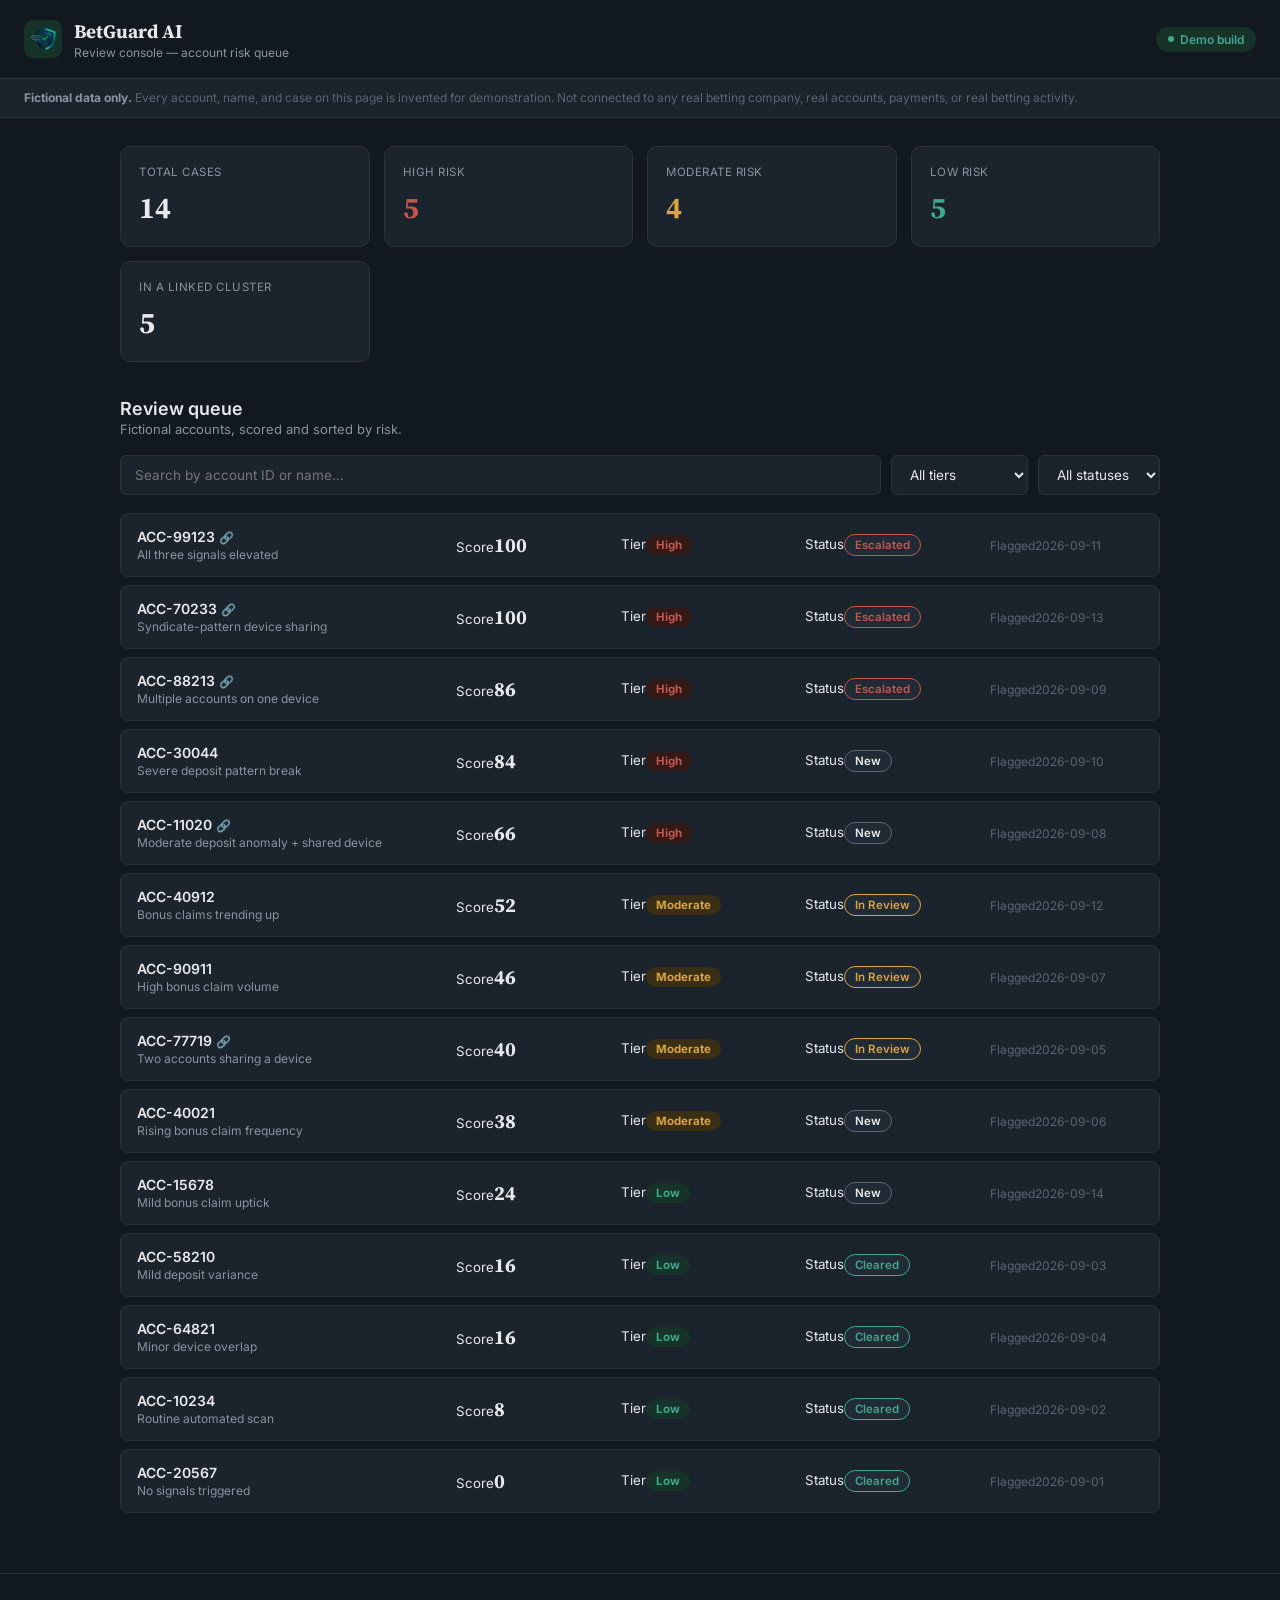
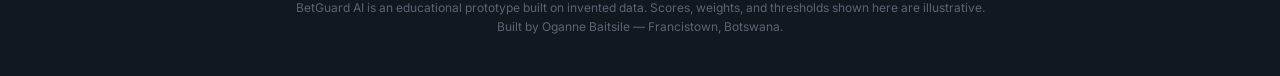
<file: app/index.html>
<!DOCTYPE html>
<html lang="en">
<head>
<meta charset="UTF-8">
<meta name="viewport" content="width=device-width, initial-scale=1.0">
<title>BetGuard AI — Review Console</title>
<link rel="icon" type="image/png" href="../logo.png">
<link rel="stylesheet" href="style.css">
</head>
<body>

  <header class="topbar">
    <div class="brand">
      <div class="brand-mark">
        <img src="../logo.png" width="26" height="26" alt="BetGuard AI">
      </div>
      <div>
        <h1 class="serif">BetGuard AI</h1>
        <p class="tagline">Review console — account risk queue</p>
      </div>
    </div>
    <div class="badge-live"><span class="dot"></span>Demo build</div>
  </header>

  <div class="disclaimer">
    <strong>Fictional data only.</strong> Every account, name, and case on this page is invented for demonstration. Not connected to any real betting company, real accounts, payments, or real betting activity.
  </div>

  <main class="wrap">

    <section class="stats-grid" id="stats-grid" aria-label="Dashboard statistics"></section>

    <section class="queue-section">
      <div class="queue-header">
        <div>
          <h2 class="section-title">Review queue</h2>
          <p class="section-sub">Fictional accounts, scored and sorted by risk.</p>
        </div>
      </div>

      <div class="controls">
        <input type="search" id="search-input" class="search-input" placeholder="Search by account ID or name…" aria-label="Search cases">
        <select id="tier-filter" class="filter-select" aria-label="Filter by risk tier">
          <option value="all">All tiers</option>
          <option value="high">High risk</option>
          <option value="medium">Moderate risk</option>
          <option value="low">Low risk</option>
        </select>
        <select id="status-filter" class="filter-select" aria-label="Filter by status">
          <option value="all">All statuses</option>
          <option value="New">New</option>
          <option value="In Review">In Review</option>
          <option value="Escalated">Escalated</option>
          <option value="Cleared">Cleared</option>
        </select>
      </div>

      <div id="queue-list" class="queue-list" role="list"></div>
      <p id="empty-state" class="empty-state hidden">No cases match your search or filters.</p>
    </section>
  </main>

  <div id="detail-overlay" class="detail-overlay hidden"></div>
  <aside id="detail-panel" class="detail-panel hidden" aria-label="Case details">
    <div id="detail-content"></div>
  </aside>

  <footer class="footer">
    BetGuard AI is an educational prototype built on invented data. Scores, weights, and thresholds shown here are illustrative.<br>
    Built by Oganne Baitsile — Francistown, Botswana.
  </footer>

  <script src="app.js"></script>
</body>
            </html>
</file>
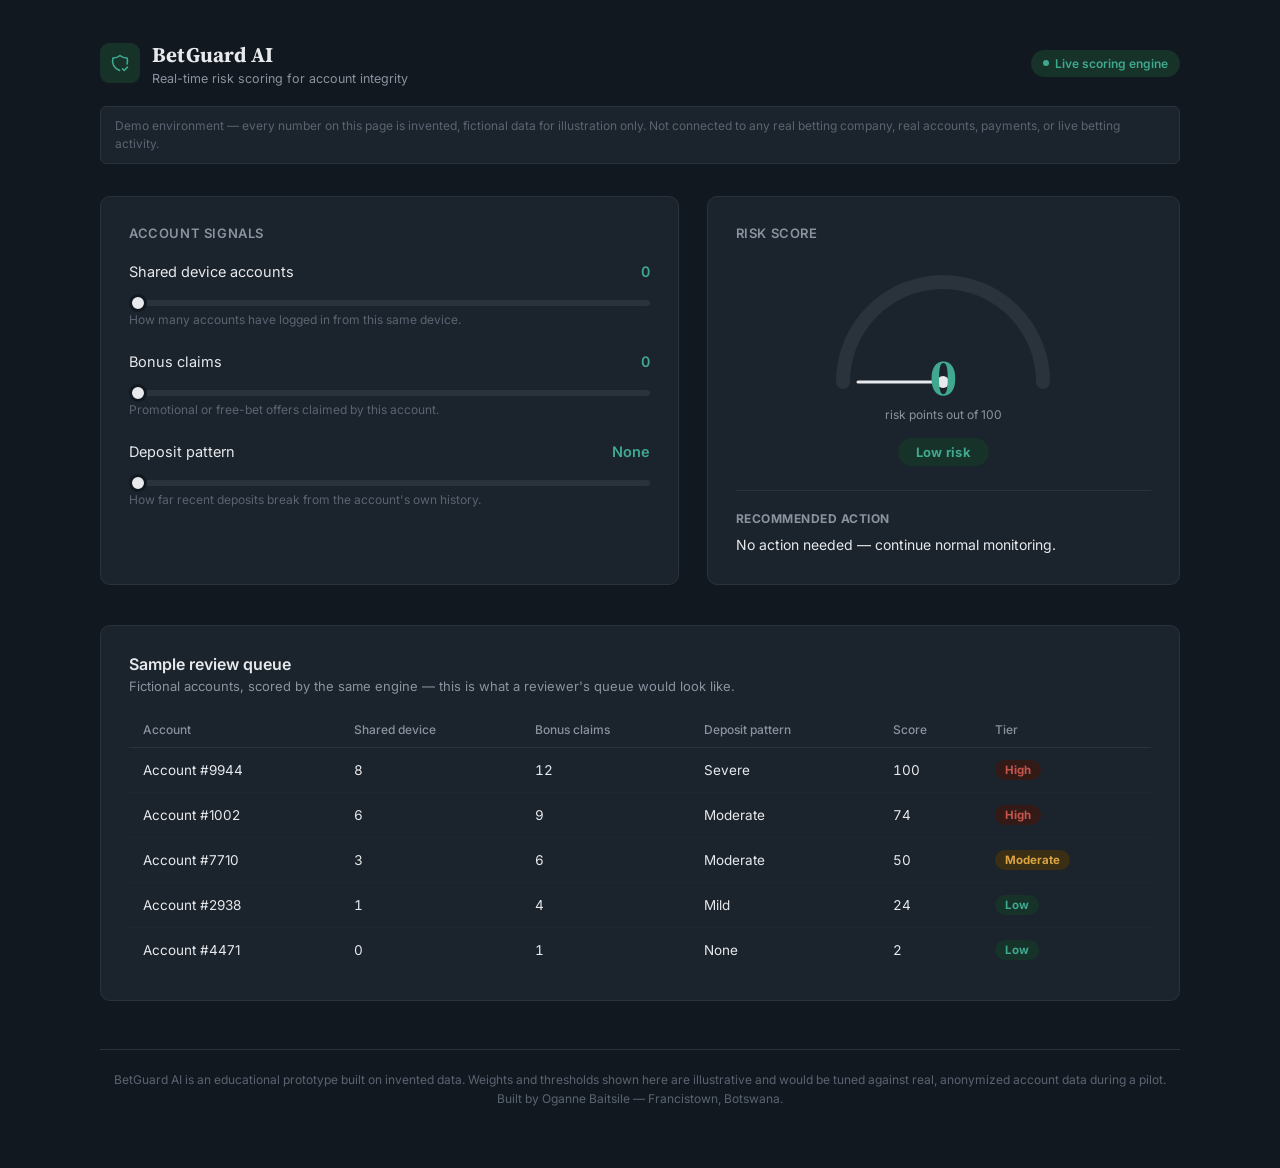
<file: web-demo/index.html>
<!DOCTYPE html>
<html lang="en">
<head>
<meta charset="UTF-8">
<meta name="viewport" content="width=device-width, initial-scale=1.0">
<title>BetGuard AI — Risk Engine Demo</title>
<style>
  @import url('https://fonts.googleapis.com/css2?family=Source+Serif+4:opsz,wght@8..60,600;8..60,700&family=Inter:wght@400;500;600;700&display=swap');
  :root {
    --ink: #12181F; --panel: #1B232C; --panel-2: #212B35; --border: #2A323C;
    --text: #E7E9EC; --text-muted: #8A93A0; --text-dim: #5B6472;
    --teal: #3FA88F; --teal-bg: #163229; --amber: #D9A441; --amber-bg: #3A2E14;
    --coral: #C4554D; --coral-bg: #331A17;
  }
  * { box-sizing: border-box; margin: 0; padding: 0; }
  body { font-family: 'Inter', -apple-system, sans-serif; background: var(--ink); color: var(--text); min-height: 100vh; padding: 40px 20px 60px; }
  .serif { font-family: 'Source Serif 4', Georgia, serif; }
  .wrap { max-width: 1080px; margin: 0 auto; }
  header { display: flex; align-items: center; justify-content: space-between; margin-bottom: 8px; flex-wrap: wrap; gap: 16px; }
  .brand { display: flex; align-items: center; gap: 12px; }
  .brand-mark { width: 40px; height: 40px; border-radius: 9px; background: var(--teal-bg); display: flex; align-items: center; justify-content: center; flex-shrink: 0; }
  .brand h1 { font-size: 21px; font-weight: 700; letter-spacing: 0.2px; }
  .brand p { font-size: 12.5px; color: var(--text-muted); margin-top: 2px; }
  .badge-live { display: flex; align-items: center; gap: 6px; font-size: 12px; color: var(--teal); background: var(--teal-bg); padding: 6px 12px; border-radius: 20px; font-weight: 600; }
  .dot { width: 6px; height: 6px; border-radius: 50%; background: var(--teal); }
  .disclaimer { font-size: 12px; color: var(--text-dim); background: var(--panel); border: 1px solid var(--border); border-radius: 6px; padding: 10px 14px; margin: 20px 0 32px; line-height: 1.5; }
  .grid { display: grid; grid-template-columns: 1.1fr 0.9fr; gap: 28px; margin-bottom: 40px; }
  @media (max-width: 820px) { .grid { grid-template-columns: 1fr; } }
  .panel { background: var(--panel); border: 1px solid var(--border); border-radius: 10px; padding: 28px; }
  .panel h2 { font-size: 13px; text-transform: uppercase; letter-spacing: 0.6px; color: var(--text-muted); font-weight: 600; margin-bottom: 22px; }
  .control { margin-bottom: 26px; }
  .control:last-child { margin-bottom: 0; }
  .control-row { display: flex; justify-content: space-between; align-items: baseline; margin-bottom: 10px; }
  .control-label { font-size: 14.5px; color: var(--text); }
  .control-hint { font-size: 12px; color: var(--text-dim); margin-top: 2px; }
  .control-value { font-size: 14.5px; font-weight: 600; color: var(--teal); font-variant-numeric: tabular-nums; }
  input[type=range] { -webkit-appearance: none; width: 100%; height: 6px; border-radius: 3px; background: var(--border); outline: none; }
  input[type=range]::-webkit-slider-thumb { -webkit-appearance: none; width: 18px; height: 18px; border-radius: 50%; background: var(--text); cursor: pointer; border: 3px solid var(--ink); }
  input[type=range]::-moz-range-thumb { width: 18px; height: 18px; border-radius: 50%; background: var(--text); cursor: pointer; border: 3px solid var(--ink); }
  .gauge-wrap { display: flex; flex-direction: column; align-items: center; padding-top: 4px; }
  .gauge-svg { width: 220px; height: 130px; }
  .gauge-score { font-size: 52px; font-weight: 700; line-height: 1; margin-top: -46px; }
  .gauge-label { font-size: 12px; color: var(--text-muted); margin-top: 4px; }
  .tier-badge { margin-top: 16px; padding: 6px 18px; border-radius: 20px; font-size: 13px; font-weight: 700; letter-spacing: 0.3px; }
  .action-box { margin-top: 24px; padding-top: 20px; border-top: 1px solid var(--border); width: 100%; }
  .action-box h3 { font-size: 12px; text-transform: uppercase; letter-spacing: 0.5px; color: var(--text-muted); margin-bottom: 8px; }
  .action-box p { font-size: 14px; color: var(--text); line-height: 1.55; }
  .section-title { font-size: 16px; font-weight: 600; margin-bottom: 4px; }
  .section-sub { font-size: 13px; color: var(--text-muted); margin-bottom: 18px; }
  table { width: 100%; border-collapse: collapse; font-size: 13.5px; }
  th { text-align: left; padding: 10px 14px; color: var(--text-muted); font-weight: 500; font-size: 12px; border-bottom: 1px solid var(--border); }
  td { padding: 12px 14px; border-bottom: 1px solid #1F262E; }
  tr:last-child td { border-bottom: none; }
  tr:hover td { background: var(--panel-2); }
  .pill { display: inline-block; padding: 3px 10px; border-radius: 20px; font-size: 11.5px; font-weight: 700; }
  .mono { font-variant-numeric: tabular-nums; }
  footer { text-align: center; font-size: 12px; color: var(--text-dim); margin-top: 48px; padding-top: 20px; border-top: 1px solid var(--border); line-height: 1.6; }
</style>
</head>
<body>
<div class="wrap">
  <header>
    <div class="brand">
      <div class="brand-mark">
        <svg width="20" height="20" viewBox="0 0 24 24" fill="none" stroke="#3FA88F" stroke-width="1.9" stroke-linecap="round" stroke-linejoin="round">
          <path d="M11.46 20.846a12 12 0 0 1 -7.96 -14.846a12 12 0 0 0 8.5 -3a12 12 0 0 0 8.5 3a12 12 0 0 1 -.09 7.06"/>
          <path d="M15 19l2 2l4 -4"/>
        </svg>
      </div>
      <div><h1 class="serif">BetGuard AI</h1><p>Real-time risk scoring for account integrity</p></div>
    </div>
    <div class="badge-live"><span class="dot"></span>Live scoring engine</div>
  </header>
  <div class="disclaimer">Demo environment — every number on this page is invented, fictional data for illustration only. Not connected to any real betting company, real accounts, payments, or live betting activity.</div>
  <div class="grid">
    <div class="panel">
      <h2>Account signals</h2>
      <div class="control">
        <div class="control-row"><span class="control-label">Shared device accounts</span><span class="control-value" id="device-val">0</span></div>
        <input type="range" id="device" min="0" max="10" value="0" step="1">
        <div class="control-hint">How many accounts have logged in from this same device.</div>
      </div>
      <div class="control">
        <div class="control-row"><span class="control-label">Bonus claims</span><span class="control-value" id="claims-val">0</span></div>
        <input type="range" id="claims" min="0" max="20" value="0" step="1">
        <div class="control-hint">Promotional or free-bet offers claimed by this account.</div>
      </div>
      <div class="control">
        <div class="control-row"><span class="control-label">Deposit pattern</span><span class="control-value" id="deposit-val">None</span></div>
        <input type="range" id="deposit" min="0" max="3" value="0" step="1">
        <div class="control-hint">How far recent deposits break from the account's own history.</div>
      </div>
    </div>
    <div class="panel">
      <h2>Risk score</h2>
      <div class="gauge-wrap">
        <svg class="gauge-svg" viewBox="0 0 220 120">
          <path d="M 10 110 A 100 100 0 0 1 210 110" fill="none" stroke="#2A323C" stroke-width="14" stroke-linecap="round"/>
          <path id="gauge-arc" d="M 10 110 A 100 100 0 0 1 210 110" fill="none" stroke="#3FA88F" stroke-width="14" stroke-linecap="round" stroke-dasharray="314" stroke-dashoffset="314"/>
          <line id="gauge-needle" x1="110" y1="110" x2="110" y2="25" stroke="#E7E9EC" stroke-width="3" stroke-linecap="round" style="transform-origin: 110px 110px; transform: rotate(-90deg);"/>
          <circle cx="110" cy="110" r="6" fill="#E7E9EC"/>
        </svg>
        <div class="gauge-score serif" id="score-out">0</div>
        <div class="gauge-label">risk points out of 100</div>
        <div class="tier-badge" id="tier-badge">Low risk</div>
      </div>
      <div class="action-box"><h3>Recommended action</h3><p id="action-text">No action needed — continue normal monitoring.</p></div>
    </div>
  </div>
  <div class="panel" style="margin-bottom: 20px;">
    <div class="section-title">Sample review queue</div>
    <div class="section-sub">Fictional accounts, scored by the same engine — this is what a reviewer's queue would look like.</div>
    <table>
      <thead><tr><th>Account</th><th>Shared device</th><th>Bonus claims</th><th>Deposit pattern</th><th>Score</th><th>Tier</th></tr></thead>
      <tbody id="queue-body"></tbody>
    </table>
  </div>
  <footer>BetGuard AI is an educational prototype built on invented data. Weights and thresholds shown here are illustrative and would be tuned against real, anonymized account data during a pilot.<br>Built by Oganne Baitsile — Francistown, Botswana.</footer>
</div>
<script>
  const depositLabels = ['None', 'Mild', 'Moderate', 'Severe'];
  const depositPoints = [0, 10, 20, 30];
  function computeScore(device, claims, depositLevel) {
    const raw = device * 6 + claims * 2 + depositPoints[depositLevel];
    return Math.min(100, Math.round(raw));
  }
  function tierOf(score) {
    if (score < 30) return { tier: 'Low risk', key: 'low', action: 'No action needed — continue normal monitoring.' };
    if (score < 60) return { tier: 'Moderate risk', key: 'medium', action: 'Flag for a closer look at the next natural touchpoint.' };
    return { tier: 'High risk', key: 'high', action: 'Hold for manual review before approving bonuses or payouts.' };
  }
  const colors = { low: { fg: '#3FA88F', bg: '#163229' }, medium: { fg: '#D9A441', bg: '#3A2E14' }, high: { fg: '#C4554D', bg: '#331A17' } };
  const deviceEl = document.getElementById('device');
  const claimsEl = document.getElementById('claims');
  const depositEl = document.getElementById('deposit');
  const deviceVal = document.getElementById('device-val');
  const claimsVal = document.getElementById('claims-val');
  const depositVal = document.getElementById('deposit-val');
  const scoreOut = document.getElementById('score-out');
  const tierBadge = document.getElementById('tier-badge');
  const actionText = document.getElementById('action-text');
  const needle = document.getElementById('gauge-needle');
  const arc = document.getElementById('gauge-arc');
  function update() {
    const device = parseInt(deviceEl.value, 10);
    const claims = parseInt(claimsEl.value, 10);
    const depositLevel = parseInt(depositEl.value, 10);
    deviceVal.textContent = device;
    claimsVal.textContent = claims;
    depositVal.textContent = depositLabels[depositLevel];
    const score = computeScore(device, claims, depositLevel);
    scoreOut.textContent = score;
    const angle = -90 + (score / 100) * 180;
    needle.style.transform = 'rotate(' + angle + 'deg)';
    const offset = 314 - (score / 100) * 314;
    arc.setAttribute('stroke-dashoffset', offset.toFixed(1));
    const { tier, key, action } = tierOf(score);
    const c = colors[key];
    arc.setAttribute('stroke', c.fg);
    scoreOut.style.color = c.fg;
    tierBadge.textContent = tier;
    tierBadge.style.background = c.bg;
    tierBadge.style.color = c.fg;
    actionText.textContent = action;
  }
  [deviceEl, claimsEl, depositEl].forEach(el => el.addEventListener('input', update));
  update();
  const sampleAccounts = [
    { name: 'Account #4471', device: 0, claims: 1, depositLevel: 0 },
    { name: 'Account #2938', device: 1, claims: 4, depositLevel: 1 },
    { name: 'Account #7710', device: 3, claims: 6, depositLevel: 2 },
    { name: 'Account #1002', device: 6, claims: 9, depositLevel: 2 },
    { name: 'Account #9944', device: 8, claims: 12, depositLevel: 3 },
  ];
  const queueBody = document.getElementById('queue-body');
  sampleAccounts
    .map(a => ({ ...a, score: computeScore(a.device, a.claims, a.depositLevel) }))
    .sort((a, b) => b.score - a.score)
    .forEach(a => {
      const { tier, key } = tierOf(a.score);
      const c = colors[key];
      const tr = document.createElement('tr');
      tr.innerHTML = '<td>' + a.name + '</td><td class="mono">' + a.device + '</td><td class="mono">' + a.claims + '</td><td>' + depositLabels[a.depositLevel] + '</td><td class="mono">' + a.score + '</td><td><span class="pill" style="background:' + c.bg + ';color:' + c.fg + '">' + tier.replace(' risk', '') + '</span></td>';
      queueBody.appendChild(tr);
    });
</script>
</body>
          </html>
</file>
<file: app/style.css>
@import url('https://fonts.googleapis.com/css2?family=Source+Serif+4:opsz,wght@8..60,600;8..60,700&family=Inter:wght@400;500;600;700&display=swap');

:root {
  --ink: #12181F;
  --panel: #1B232C;
  --panel-2: #212B35;
  --border: #2A323C;
  --text: #E7E9EC;
  --text-muted: #8A93A0;
  --text-dim: #5B6472;
  --teal: #3FA88F;
  --teal-bg: #163229;
  --amber: #D9A441;
  --amber-bg: #3A2E14;
  --coral: #C4554D;
  --coral-bg: #331A17;
}

* { box-sizing: border-box; margin: 0; padding: 0; }

body {
  font-family: 'Inter', -apple-system, sans-serif;
  background: var(--ink);
  color: var(--text);
  min-height: 100vh;
}

.serif { font-family: 'Source Serif 4', Georgia, serif; }
.hidden { display: none !important; }

/* Header */
.topbar {
  display: flex; align-items: center; justify-content: space-between;
  padding: 18px 24px; border-bottom: 1px solid var(--border);
  flex-wrap: wrap; gap: 12px;
}
.brand { display: flex; align-items: center; gap: 12px; }
.brand-mark {
  width: 38px; height: 38px; border-radius: 9px; background: var(--teal-bg);
  display: flex; align-items: center; justify-content: center; flex-shrink: 0;
}
.brand h1 { font-size: 19px; font-weight: 700; }
.tagline { font-size: 12px; color: var(--text-muted); margin-top: 1px; }
.badge-live {
  display: flex; align-items: center; gap: 6px; font-size: 12px; color: var(--teal);
  background: var(--teal-bg); padding: 5px 12px; border-radius: 20px; font-weight: 600;
}
.dot { width: 6px; height: 6px; border-radius: 50%; background: var(--teal); }

.disclaimer {
  font-size: 12px; color: var(--text-dim); background: var(--panel); border-bottom: 1px solid var(--border);
  padding: 10px 24px; line-height: 1.5;
}
.disclaimer strong { color: var(--text-muted); }

.wrap { max-width: 1080px; margin: 0 auto; padding: 28px 20px 60px; }

/* Stats */
.stats-grid {
  display: grid; grid-template-columns: repeat(4, 1fr); gap: 14px; margin-bottom: 36px;
}
@media (max-width: 720px) { .stats-grid { grid-template-columns: repeat(2, 1fr); } }

.stat-card {
  background: var(--panel); border: 1px solid var(--border); border-radius: 10px; padding: 18px;
}
.stat-label { font-size: 11.5px; text-transform: uppercase; letter-spacing: 0.5px; color: var(--text-muted); margin-bottom: 8px; }
.stat-value { font-size: 30px; font-weight: 700; font-family: 'Source Serif 4', Georgia, serif; }
.stat-value.high { color: var(--coral); }
.stat-value.medium { color: var(--amber); }
.stat-value.low { color: var(--teal); }

/* Queue section */
.section-title { font-size: 18px; font-weight: 600; margin-bottom: 2px; }
.section-sub { font-size: 13px; color: var(--text-muted); }
.queue-header { margin-bottom: 18px; }

.controls {
  display: flex; gap: 10px; margin-bottom: 18px; flex-wrap: wrap;
}
.search-input, .filter-select {
  background: var(--panel); color: var(--text); border: 1px solid var(--border);
  padding: 10px 14px; border-radius: 6px; font-size: 13.5px; font-family: inherit;
}
.search-input { flex: 1 1 220px; min-width: 0; }
.search-input:focus, .filter-select:focus { outline: none; border-color: var(--teal); }
.filter-select { flex: 0 0 auto; }

/* Queue list */
.queue-list { display: flex; flex-direction: column; gap: 8px; }

.case-row {
  display: grid;
  grid-template-columns: 1.6fr 0.8fr 0.9fr 0.9fr 0.8fr;
  align-items: center; gap: 12px;
  background: var(--panel); border: 1px solid var(--border); border-radius: 8px;
  padding: 14px 16px; cursor: pointer; text-align: left;
  font-family: inherit; color: inherit; width: 100%;
}
.case-row:hover { border-color: var(--teal); background: var(--panel-2); }
.case-row:focus-visible { outline: 2px solid var(--teal); outline-offset: 2px; }

@media (max-width: 720px) {
  .case-row { grid-template-columns: 1fr; gap: 6px; }
  .case-row .col-label { display: inline-block; color: var(--text-dim); font-size: 11px; width: 78px; }
}

.case-id { font-weight: 600; font-size: 14px; }
.case-reason { font-size: 12px; color: var(--text-muted); margin-top: 2px; }

.pill {
  display: inline-block; padding: 3px 10px; border-radius: 20px; font-size: 11.5px; font-weight: 700;
  white-space: nowrap;
}
.pill.high { background: var(--coral-bg); color: var(--coral); }
.pill.medium { background: var(--amber-bg); color: var(--amber); }
.pill.low { background: var(--teal-bg); color: var(--teal); }

.status-pill {
  display: inline-block; padding: 3px 10px; border-radius: 20px; font-size: 11.5px; font-weight: 600;
  background: var(--panel-2); color: var(--text-muted); border: 1px solid var(--border); white-space: nowrap;
}
.status-pill.status-new { color: var(--text); border-color: var(--text-dim); }
.status-pill.status-escalated { color: var(--coral); border-color: var(--coral); }
.status-pill.status-in-review { color: var(--amber); border-color: var(--amber); }
.status-pill.status-cleared { color: var(--teal); border-color: var(--teal); }

.score-num { font-family: 'Source Serif 4', Georgia, serif; font-size: 20px; font-weight: 700; }
.case-date { font-size: 12px; color: var(--text-dim); }

.empty-state { text-align: center; color: var(--text-muted); font-size: 13.5px; padding: 40px 0; }

/* Detail panel */
.detail-overlay {
  position: fixed; inset: 0; background: rgba(0,0,0,0.5); z-index: 40;
}
.detail-panel {
  position: fixed; top: 0; right: 0; bottom: 0; width: 420px; max-width: 100vw;
  background: var(--panel); border-left: 1px solid var(--border); z-index: 50;
  overflow-y: auto; padding: 24px;
}
@media (max-width: 720px) {
  .detail-panel { width: 100vw; }
}

.detail-close {
  background: var(--panel-2); border: 1px solid var(--border); color: var(--text-muted);
  width: 32px; height: 32px; border-radius: 8px; font-size: 16px; cursor: pointer; margin-bottom: 18px;
}
.detail-close:hover { color: var(--text); border-color: var(--teal); }

.detail-title { font-size: 21px; font-weight: 700; margin-bottom: 2px; }
.detail-sub { font-size: 12.5px; color: var(--text-muted); margin-bottom: 20px; }

.detail-score-row {
  display: flex; align-items: center; gap: 16px; background: var(--panel-2);
  border-radius: 10px; padding: 16px; margin-bottom: 20px;
}
.detail-score-num { font-family: 'Source Serif 4', Georgia, serif; font-size: 40px; font-weight: 700; line-height: 1; }

.detail-block { margin-bottom: 22px; }
.detail-block h3 { font-size: 11.5px; text-transform: uppercase; letter-spacing: 0.5px; color: var(--text-muted); margin-bottom: 10px; }

.signal-row {
  display: flex; justify-content: space-between; font-size: 13.5px; padding: 7px 0; border-bottom: 1px solid var(--border);
}
.signal-row:last-child { border-bottom: none; }
.signal-row span:first-child { color: var(--text-muted); }

.status-select {
  width: 100%; background: var(--ink); color: var(--text); border: 1px solid var(--border);
  padding: 9px 12px; border-radius: 6px; font-size: 13.5px; font-family: inherit;
}

.notes-list { display: flex; flex-direction: column; gap: 10px; margin-bottom: 14px; }
.note-item {
  background: var(--panel-2); border-radius: 8px; padding: 10px 12px; font-size: 13px; line-height: 1.5;
}
.note-meta { font-size: 11px; color: var(--text-dim); margin-top: 6px; }
.note-empty { font-size: 12.5px; color: var(--text-dim); font-style: italic; }

.note-form textarea {
  width: 100%; background: var(--ink); color: var(--text); border: 1px solid var(--border);
  border-radius: 6px; padding: 10px 12px; font-size: 13px; font-family: inherit; resize: vertical; min-height: 64px;
}
.note-form textarea:focus { outline: none; border-color: var(--teal); }

.btn {
  background: var(--teal); color: #0A1512; border: none; font-weight: 700; font-size: 13px;
  padding: 9px 16px; border-radius: 6px; cursor: pointer; margin-top: 8px; font-family: inherit;
}
.btn:hover { background: #4fb9a0; }
.btn:disabled { opacity: 0.5; cursor: not-allowed; }

.footer {
  text-align: center; font-size: 12px; color: var(--text-dim); padding: 24px 20px 40px;
  border-top: 1px solid var(--border); line-height: 1.6;
}

/* Linked accounts */
.link-tag { font-size: 12px; opacity: 0.85; }
.signal-note { font-size: 12px; color: var(--text-muted); margin-top: 8px; line-height: 1.5; }
.linked-ids { display: flex; flex-wrap: wrap; gap: 6px; margin-top: 10px; }
.linked-chip {
  background: var(--panel-2); color: var(--teal); border: 1px solid var(--teal);
  font-size: 12px; font-weight: 600; padding: 5px 10px; border-radius: 20px;
  cursor: pointer; font-family: inherit;
}
.linked-chip:hover { background: var(--teal-bg); }
</file>
